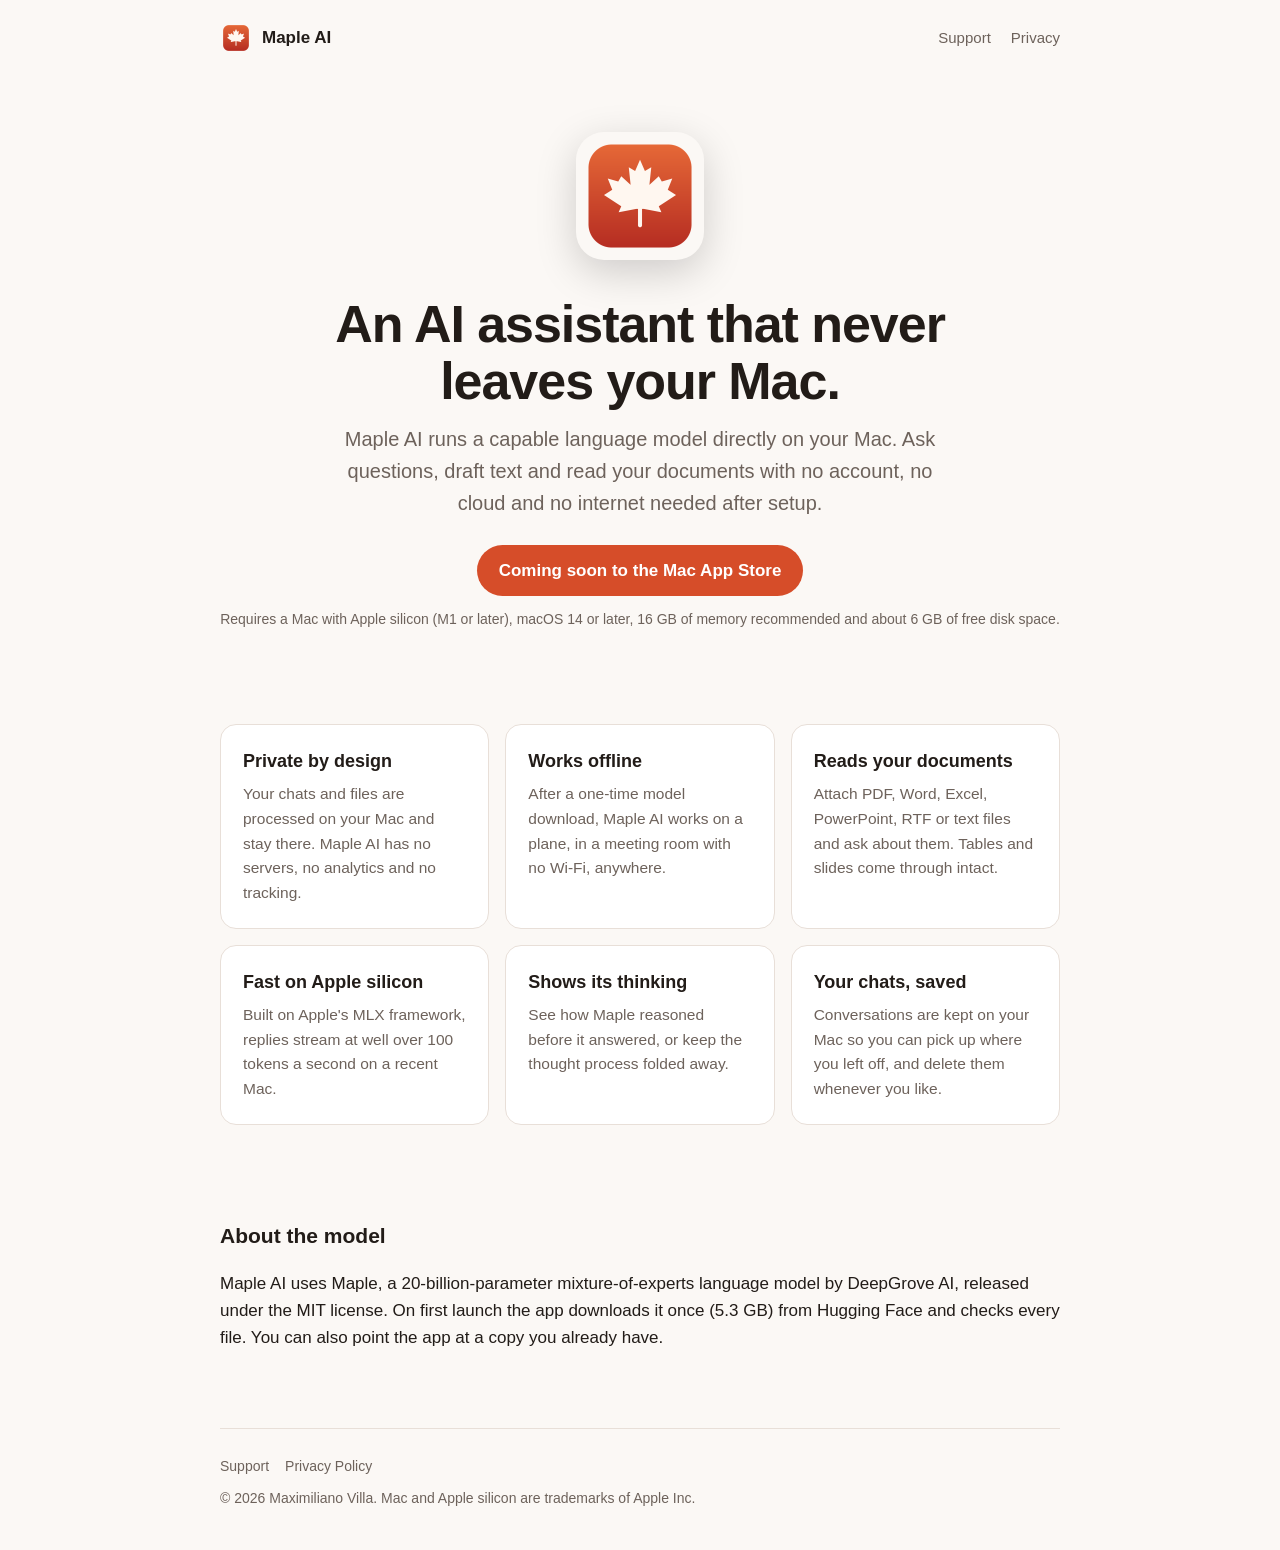
<file: index.html>
<!doctype html>
<html lang="en">
<head>
<meta charset="utf-8">
<meta name="viewport" content="width=device-width, initial-scale=1">
<title>Maple AI – Offline Chat for Mac</title>
<meta name="description" content="Maple AI is a private AI assistant that runs entirely on your Mac. No account, no cloud, works offline.">
<link rel="icon" href="icon.png">
<link rel="stylesheet" href="style.css">
</head>
<body>
<div class="wrap">
  <header class="nav">
    <a class="brand" href="./"><img src="icon.png" alt="">Maple AI</a>
    <nav><a href="support.html">Support</a><a href="privacy.html">Privacy</a></nav>
  </header>

  <section class="hero">
    <img class="icon" src="icon.png" alt="Maple AI app icon">
    <h1>An AI assistant that never<br>leaves your Mac.</h1>
    <p class="lead">Maple AI runs a capable language model directly on your Mac. Ask questions, draft text and read your documents with no account, no cloud and no internet needed after setup.</p>
    <a class="pill" href="#">Coming soon to the Mac App Store</a>
    <p class="note">Requires a Mac with Apple silicon (M1 or later), macOS 14 or later, 16 GB of memory recommended and about 6 GB of free disk space.</p>
  </section>

  <section class="grid">
    <div class="card"><h3>Private by design</h3><p>Your chats and files are processed on your Mac and stay there. Maple AI has no servers, no analytics and no tracking.</p></div>
    <div class="card"><h3>Works offline</h3><p>After a one-time model download, Maple AI works on a plane, in a meeting room with no Wi-Fi, anywhere.</p></div>
    <div class="card"><h3>Reads your documents</h3><p>Attach PDF, Word, Excel, PowerPoint, RTF or text files and ask about them. Tables and slides come through intact.</p></div>
    <div class="card"><h3>Fast on Apple silicon</h3><p>Built on Apple's MLX framework, replies stream at well over 100 tokens a second on a recent Mac.</p></div>
    <div class="card"><h3>Shows its thinking</h3><p>See how Maple reasoned before it answered, or keep the thought process folded away.</p></div>
    <div class="card"><h3>Your chats, saved</h3><p>Conversations are kept on your Mac so you can pick up where you left off, and delete them whenever you like.</p></div>
  </section>

  <section class="doc">
    <h2>About the model</h2>
    <p>Maple AI uses Maple, a 20-billion-parameter mixture-of-experts language model by DeepGrove AI, released under the MIT license. On first launch the app downloads it once (5.3 GB) from Hugging Face and checks every file. You can also point the app at a copy you already have.</p>
  </section>

  <footer>
    <a href="support.html">Support</a><a href="privacy.html">Privacy Policy</a>
    <div style="margin-top:10px">© 2026 Maximiliano Villa. Mac and Apple silicon are trademarks of Apple Inc.</div>
  </footer>
</div>
</body>
</html>
</file>
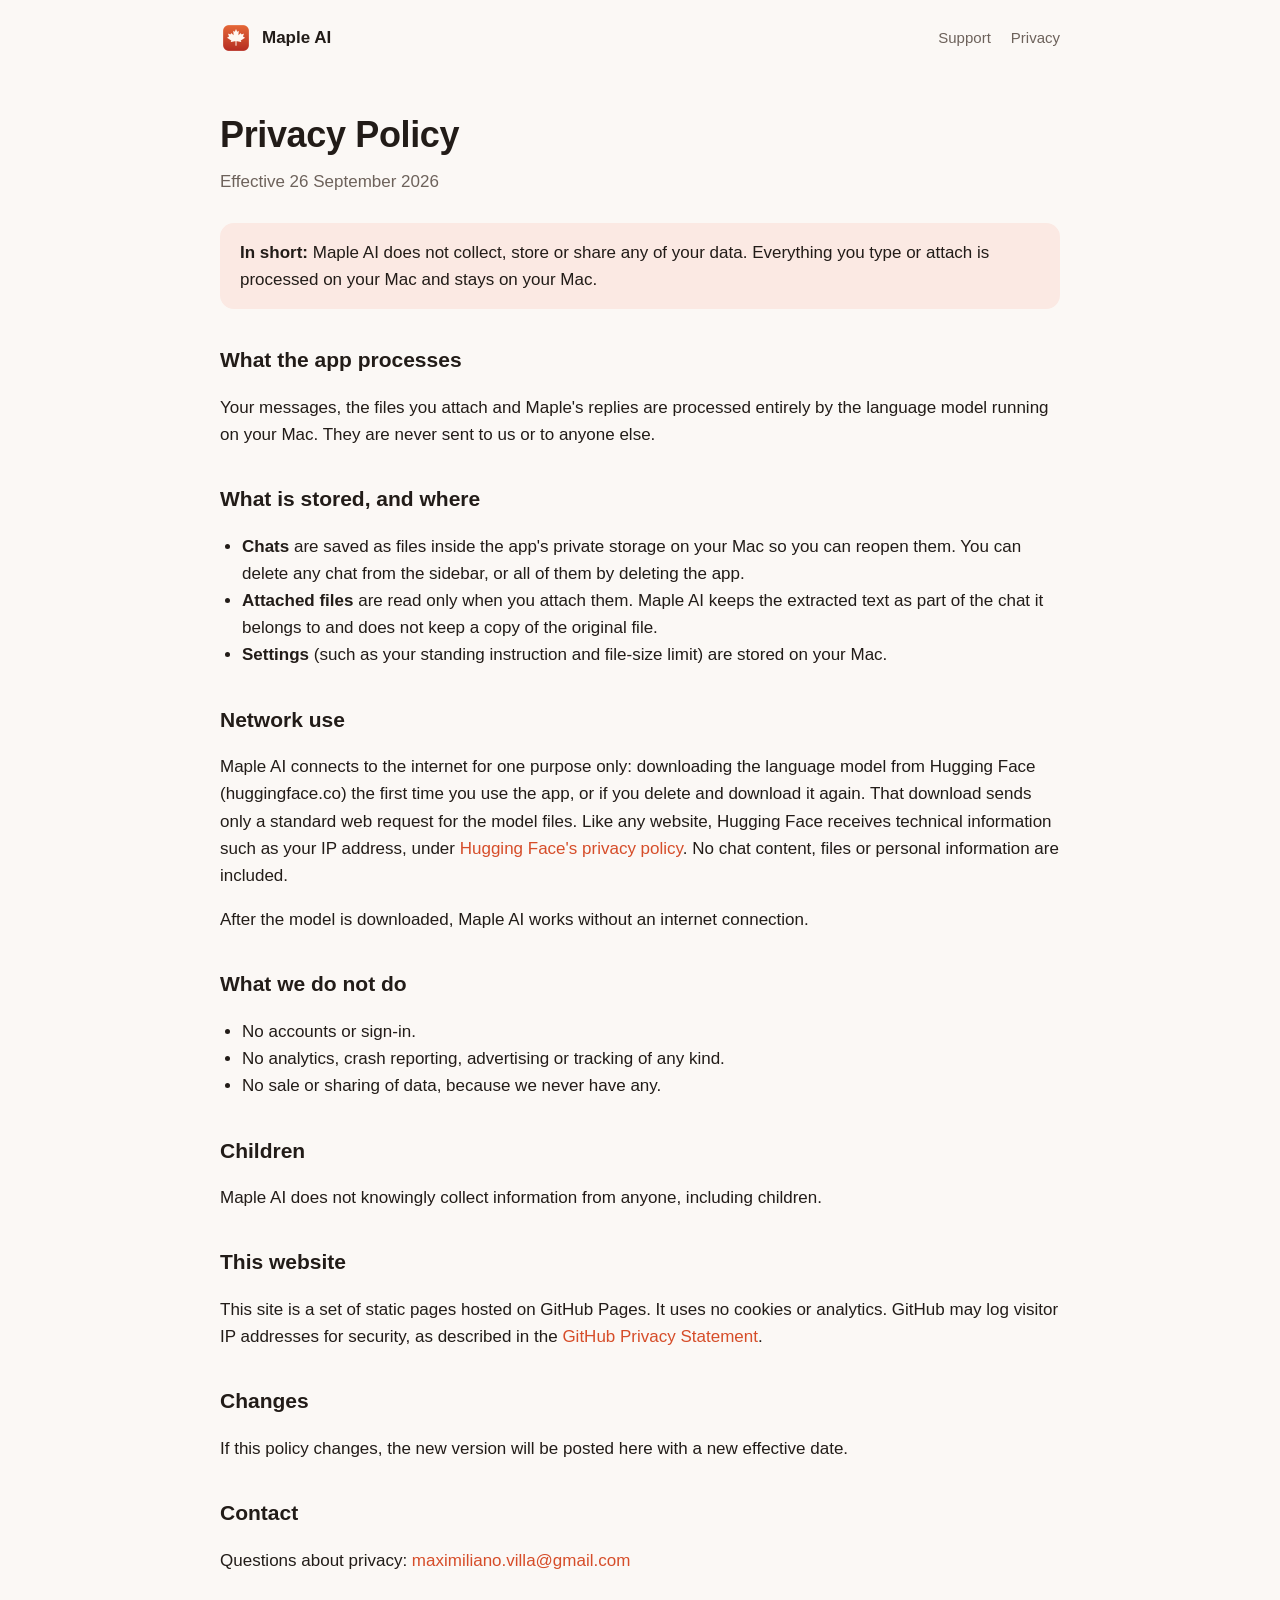
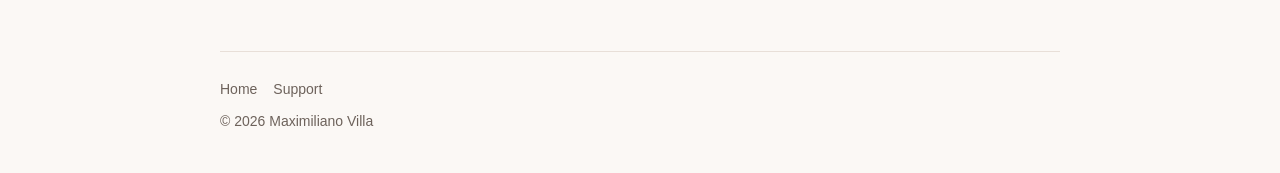
<file: privacy.html>
<!doctype html>
<html lang="en">
<head>
<meta charset="utf-8">
<meta name="viewport" content="width=device-width, initial-scale=1">
<title>Privacy Policy – Maple AI</title>
<link rel="icon" href="icon.png">
<link rel="stylesheet" href="style.css">
</head>
<body>
<div class="wrap">
  <header class="nav">
    <a class="brand" href="./"><img src="icon.png" alt="">Maple AI</a>
    <nav><a href="support.html">Support</a><a href="privacy.html">Privacy</a></nav>
  </header>
  <main class="doc">
    <h1>Privacy Policy</h1>
    <div class="date">Effective 26 September 2026</div>

    <div class="callout"><strong>In short:</strong> Maple AI does not collect, store or share any of your data. Everything you type or attach is processed on your Mac and stays on your Mac.</div>

    <h2>What the app processes</h2>
    <p>Your messages, the files you attach and Maple's replies are processed entirely by the language model running on your Mac. They are never sent to us or to anyone else.</p>

    <h2>What is stored, and where</h2>
    <ul>
      <li><strong>Chats</strong> are saved as files inside the app's private storage on your Mac so you can reopen them. You can delete any chat from the sidebar, or all of them by deleting the app.</li>
      <li><strong>Attached files</strong> are read only when you attach them. Maple AI keeps the extracted text as part of the chat it belongs to and does not keep a copy of the original file.</li>
      <li><strong>Settings</strong> (such as your standing instruction and file-size limit) are stored on your Mac.</li>
    </ul>

    <h2>Network use</h2>
    <p>Maple AI connects to the internet for one purpose only: downloading the language model from Hugging Face (huggingface.co) the first time you use the app, or if you delete and download it again. That download sends only a standard web request for the model files. Like any website, Hugging Face receives technical information such as your IP address, under <a href="https://huggingface.co/privacy">Hugging Face's privacy policy</a>. No chat content, files or personal information are included.</p>
    <p>After the model is downloaded, Maple AI works without an internet connection.</p>

    <h2>What we do not do</h2>
    <ul>
      <li>No accounts or sign-in.</li>
      <li>No analytics, crash reporting, advertising or tracking of any kind.</li>
      <li>No sale or sharing of data, because we never have any.</li>
    </ul>

    <h2>Children</h2>
    <p>Maple AI does not knowingly collect information from anyone, including children.</p>

    <h2>This website</h2>
    <p>This site is a set of static pages hosted on GitHub Pages. It uses no cookies or analytics. GitHub may log visitor IP addresses for security, as described in the <a href="https://docs.github.com/en/site-policy/privacy-policies/github-general-privacy-statement">GitHub Privacy Statement</a>.</p>

    <h2>Changes</h2>
    <p>If this policy changes, the new version will be posted here with a new effective date.</p>

    <h2>Contact</h2>
    <p>Questions about privacy: <a href="mailto:maximiliano.villa@gmail.com">maximiliano.villa@gmail.com</a></p>
  </main>
  <footer>
    <a href="./">Home</a><a href="support.html">Support</a>
    <div style="margin-top:10px">© 2026 Maximiliano Villa</div>
  </footer>
</div>
</body>
</html>
</file>
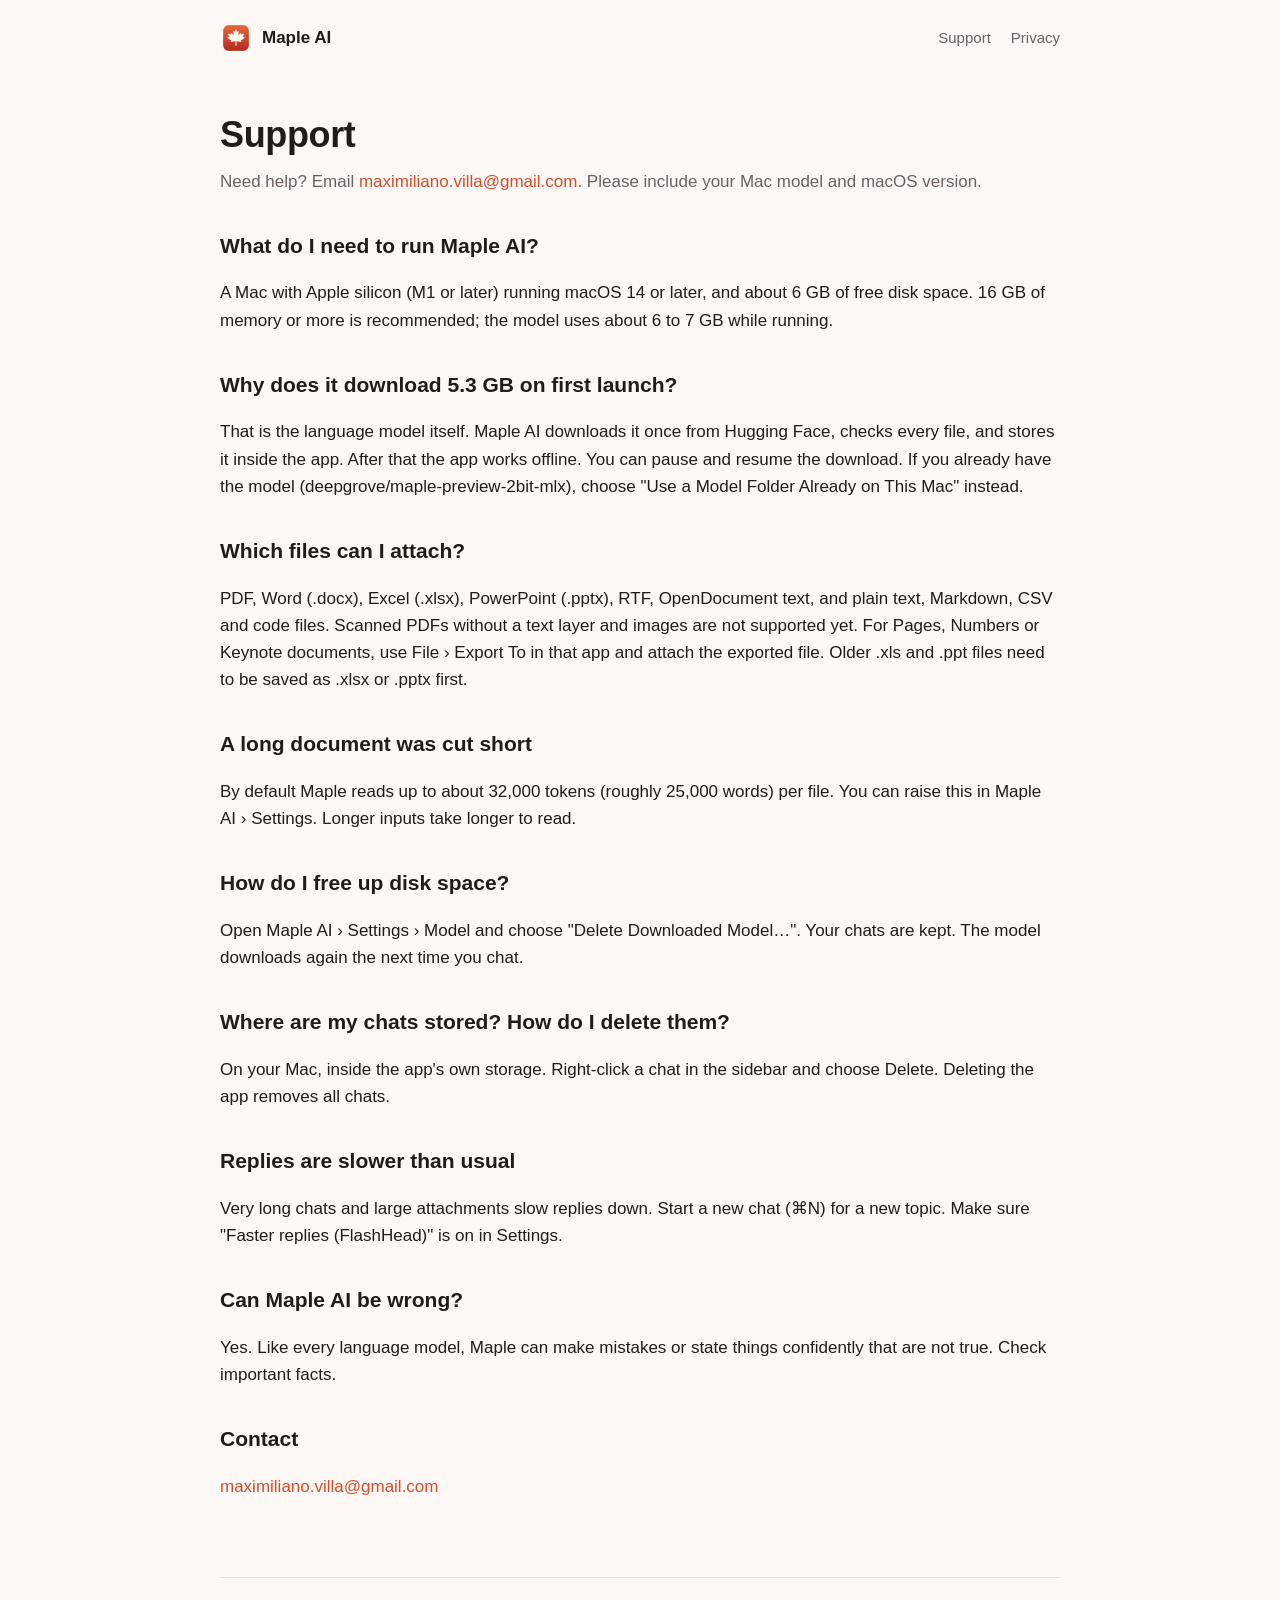
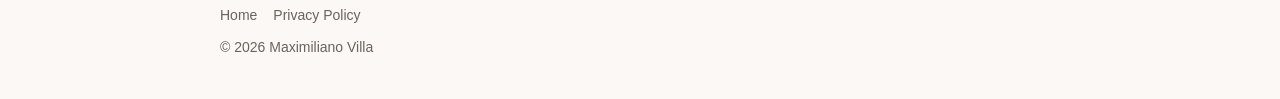
<file: support.html>
<!doctype html>
<html lang="en">
<head>
<meta charset="utf-8">
<meta name="viewport" content="width=device-width, initial-scale=1">
<title>Support – Maple AI</title>
<link rel="icon" href="icon.png">
<link rel="stylesheet" href="style.css">
</head>
<body>
<div class="wrap">
  <header class="nav">
    <a class="brand" href="./"><img src="icon.png" alt="">Maple AI</a>
    <nav><a href="support.html">Support</a><a href="privacy.html">Privacy</a></nav>
  </header>
  <main class="doc">
    <h1>Support</h1>
    <div class="date">Need help? Email <a href="mailto:maximiliano.villa@gmail.com?subject=Maple%20AI%20support">maximiliano.villa@gmail.com</a>. Please include your Mac model and macOS version.</div>

    <h2>What do I need to run Maple AI?</h2>
    <p>A Mac with Apple silicon (M1 or later) running macOS 14 or later, and about 6 GB of free disk space. 16 GB of memory or more is recommended; the model uses about 6 to 7 GB while running.</p>

    <h2>Why does it download 5.3 GB on first launch?</h2>
    <p>That is the language model itself. Maple AI downloads it once from Hugging Face, checks every file, and stores it inside the app. After that the app works offline. You can pause and resume the download. If you already have the model (deepgrove/maple-preview-2bit-mlx), choose "Use a Model Folder Already on This Mac" instead.</p>

    <h2>Which files can I attach?</h2>
    <p>PDF, Word (.docx), Excel (.xlsx), PowerPoint (.pptx), RTF, OpenDocument text, and plain text, Markdown, CSV and code files. Scanned PDFs without a text layer and images are not supported yet. For Pages, Numbers or Keynote documents, use File › Export To in that app and attach the exported file. Older .xls and .ppt files need to be saved as .xlsx or .pptx first.</p>

    <h2>A long document was cut short</h2>
    <p>By default Maple reads up to about 32,000 tokens (roughly 25,000 words) per file. You can raise this in Maple AI › Settings. Longer inputs take longer to read.</p>

    <h2>How do I free up disk space?</h2>
    <p>Open Maple AI › Settings › Model and choose "Delete Downloaded Model…". Your chats are kept. The model downloads again the next time you chat.</p>

    <h2>Where are my chats stored? How do I delete them?</h2>
    <p>On your Mac, inside the app's own storage. Right-click a chat in the sidebar and choose Delete. Deleting the app removes all chats.</p>

    <h2>Replies are slower than usual</h2>
    <p>Very long chats and large attachments slow replies down. Start a new chat (⌘N) for a new topic. Make sure "Faster replies (FlashHead)" is on in Settings.</p>

    <h2>Can Maple AI be wrong?</h2>
    <p>Yes. Like every language model, Maple can make mistakes or state things confidently that are not true. Check important facts.</p>

    <h2>Contact</h2>
    <p><a href="mailto:maximiliano.villa@gmail.com?subject=Maple%20AI%20support">maximiliano.villa@gmail.com</a></p>
  </main>
  <footer>
    <a href="./">Home</a><a href="privacy.html">Privacy Policy</a>
    <div style="margin-top:10px">© 2026 Maximiliano Villa</div>
  </footer>
</div>
</body>
</html>
</file>
<file: style.css>
:root {
  --bg: #fbf8f5; --fg: #221c18; --muted: #6d625b; --line: #e8dfd8;
  --accent: #d64d29; --accent-soft: #fbe9e3; --card: #ffffff;
}
@media (prefers-color-scheme: dark) {
  :root { --bg: #161311; --fg: #f1ebe6; --muted: #a79a91; --line: #2c2622;
          --accent: #ef6a45; --accent-soft: #2a1a14; --card: #1d1916; }
}
* { box-sizing: border-box; }
html { -webkit-text-size-adjust: 100%; }
body { margin: 0; background: var(--bg); color: var(--fg);
  font: 17px/1.6 -apple-system, BlinkMacSystemFont, "SF Pro Text", "Helvetica Neue", Arial, sans-serif; }
a { color: var(--accent); text-decoration: none; }
a:hover { text-decoration: underline; }
.wrap { max-width: 880px; margin: 0 auto; padding: 0 20px; }
header.nav { display: flex; align-items: center; justify-content: space-between; padding: 22px 0; }
header.nav .brand { display: flex; align-items: center; gap: 10px; font-weight: 650; color: var(--fg); }
header.nav .brand img { width: 32px; height: 32px; border-radius: 8px; }
header.nav nav a { color: var(--muted); margin-left: 20px; font-size: 15px; }
.hero { padding: 56px 0 40px; text-align: center; }
.hero img.icon { width: 128px; height: 128px; border-radius: 28px; box-shadow: 0 12px 40px rgba(0,0,0,.18); }
.hero h1 { font-size: clamp(34px, 6vw, 52px); line-height: 1.1; margin: 28px 0 12px; letter-spacing: -0.02em; }
.hero p.lead { font-size: 20px; color: var(--muted); max-width: 620px; margin: 0 auto; }
.pill { display: inline-block; margin-top: 26px; padding: 12px 22px; border-radius: 999px;
  background: var(--accent); color: #fff; font-weight: 600; }
.pill:hover { text-decoration: none; filter: brightness(1.05); }
.note { font-size: 14px; color: var(--muted); margin-top: 12px; }
.grid { display: grid; grid-template-columns: repeat(auto-fit, minmax(240px, 1fr)); gap: 16px; padding: 40px 0; }
.card { background: var(--card); border: 1px solid var(--line); border-radius: 16px; padding: 22px; }
.card h3 { margin: 0 0 6px; font-size: 18px; }
.card p { margin: 0; color: var(--muted); font-size: 15.5px; }
.doc { padding: 20px 0 60px; }
.doc h1 { font-size: 36px; letter-spacing: -0.01em; margin: 10px 0 4px; }
.doc .date { color: var(--muted); margin-bottom: 28px; }
.doc h2 { font-size: 21px; margin: 34px 0 8px; }
.doc p, .doc li { color: var(--fg); }
.doc ul { padding-left: 22px; }
.callout { background: var(--accent-soft); border-radius: 14px; padding: 16px 20px; margin: 20px 0; }
footer { border-top: 1px solid var(--line); padding: 26px 0 40px; color: var(--muted); font-size: 14px; }
footer a { color: var(--muted); margin-right: 16px; }
</file>
